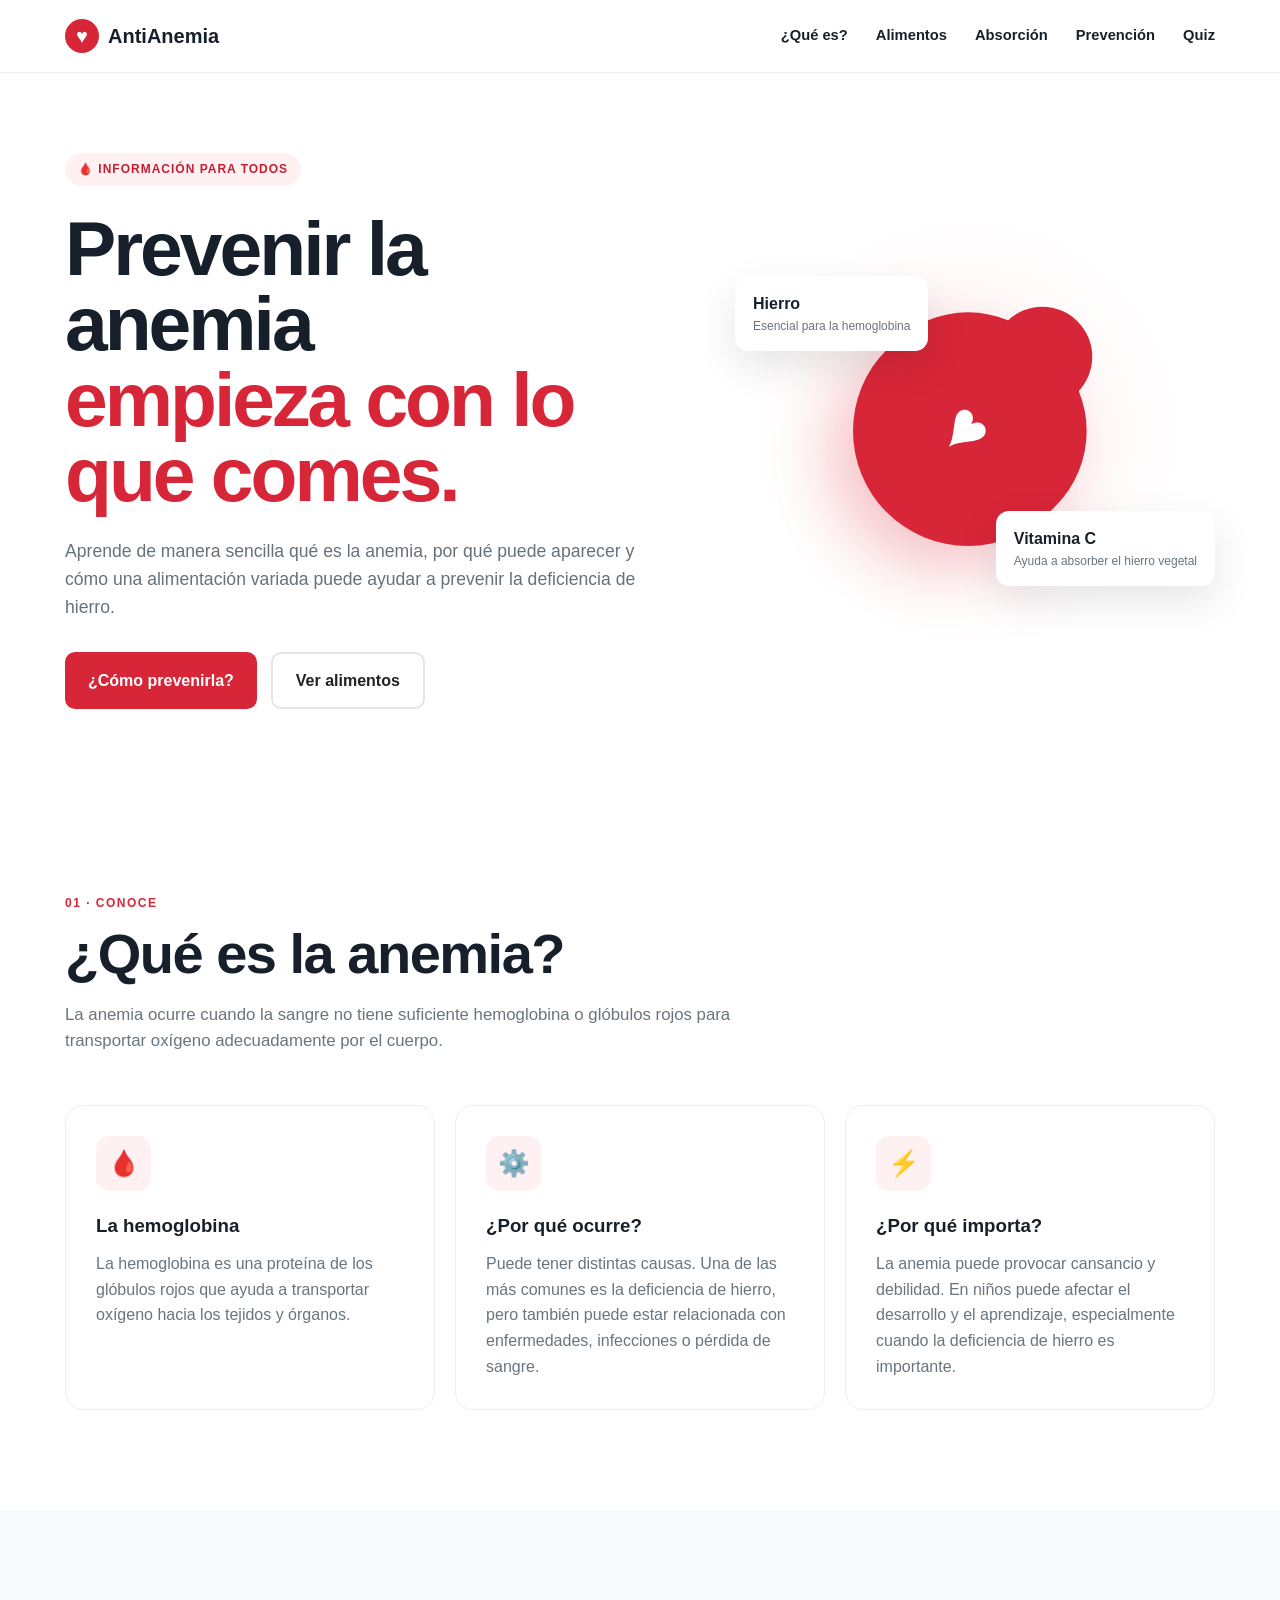
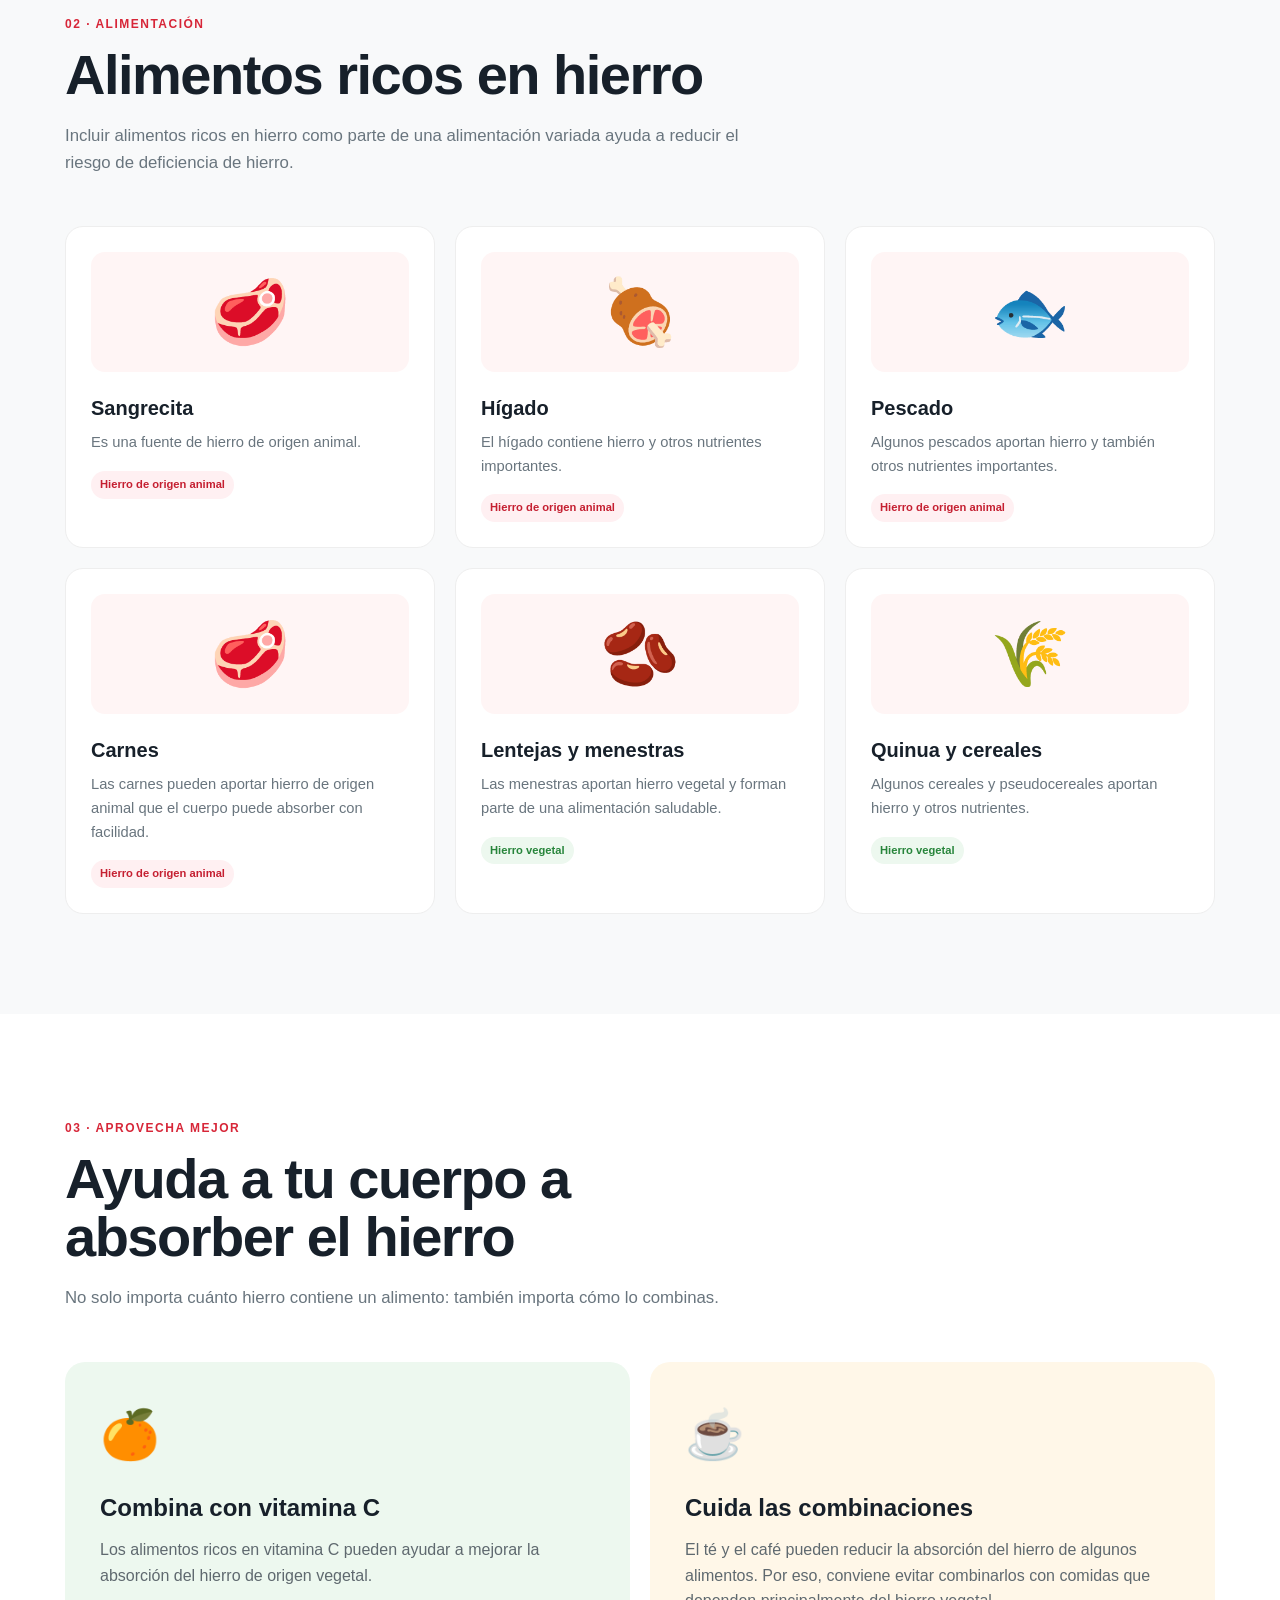
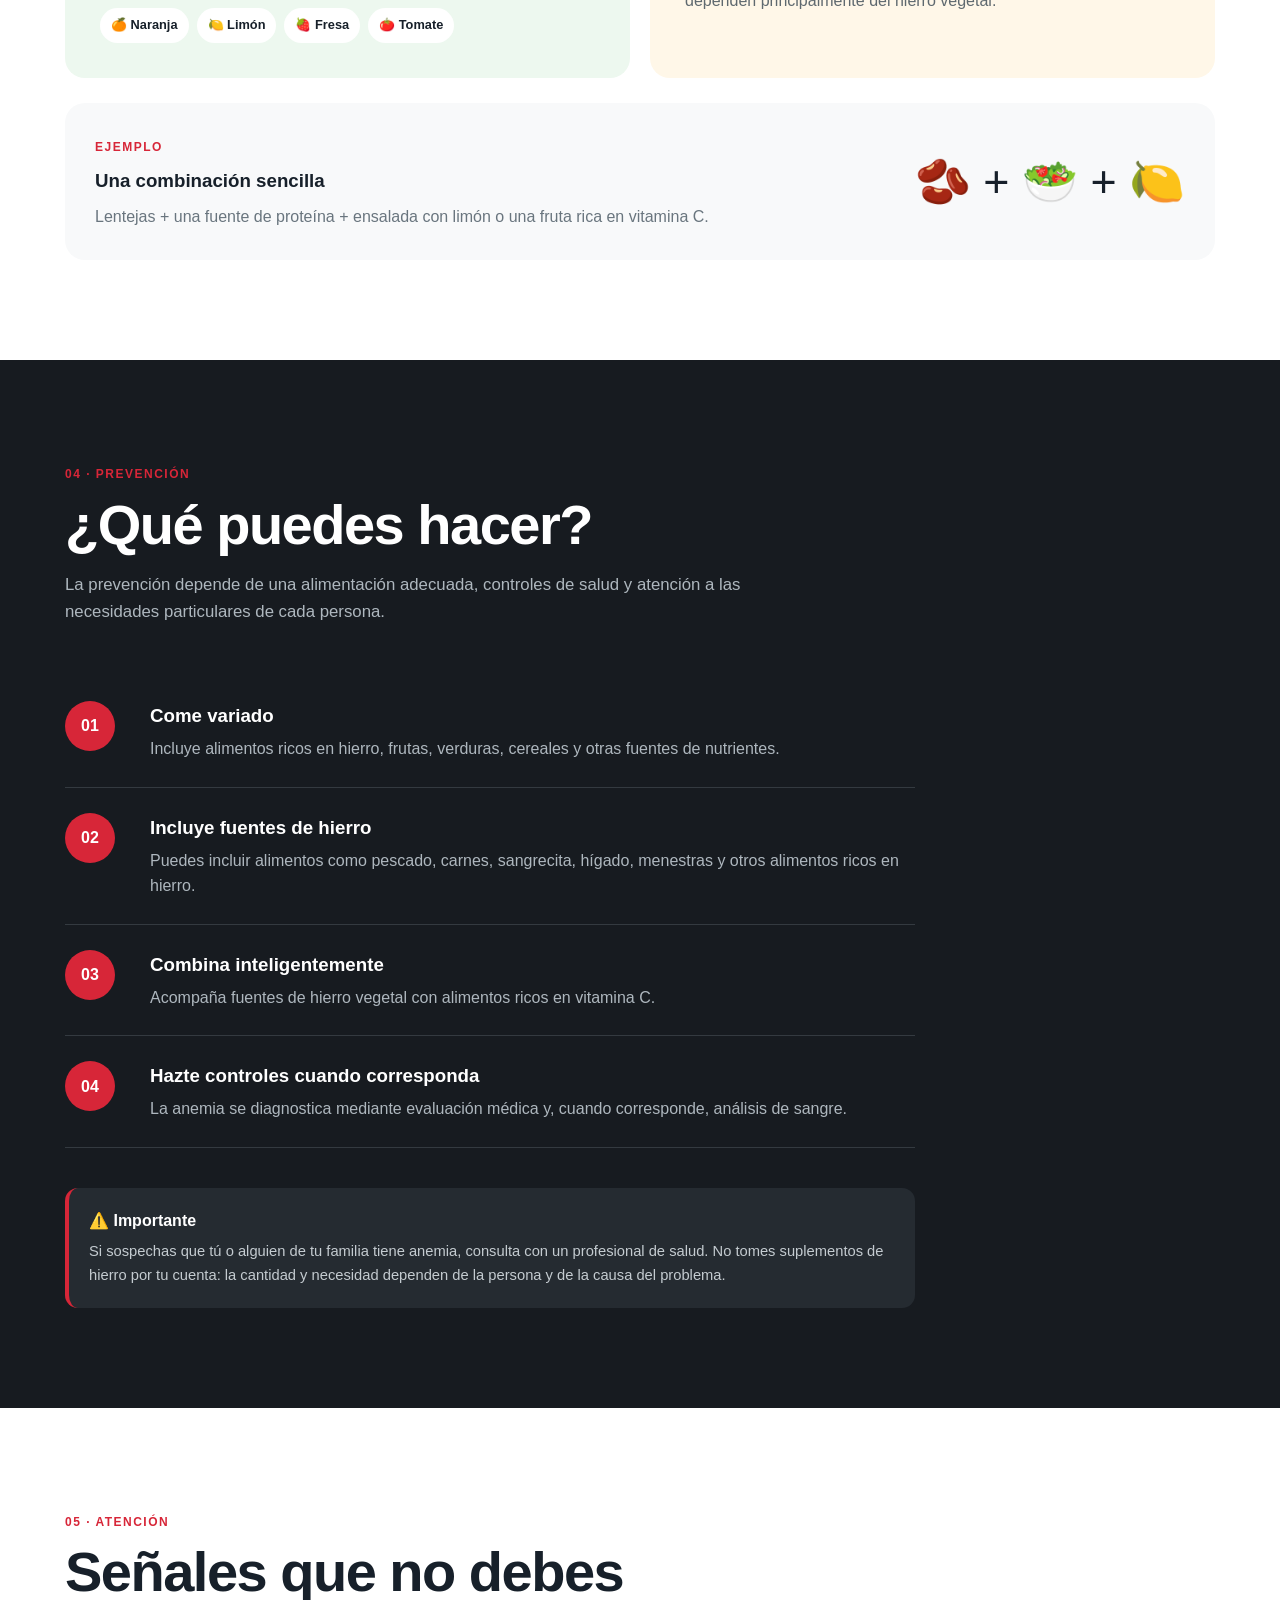
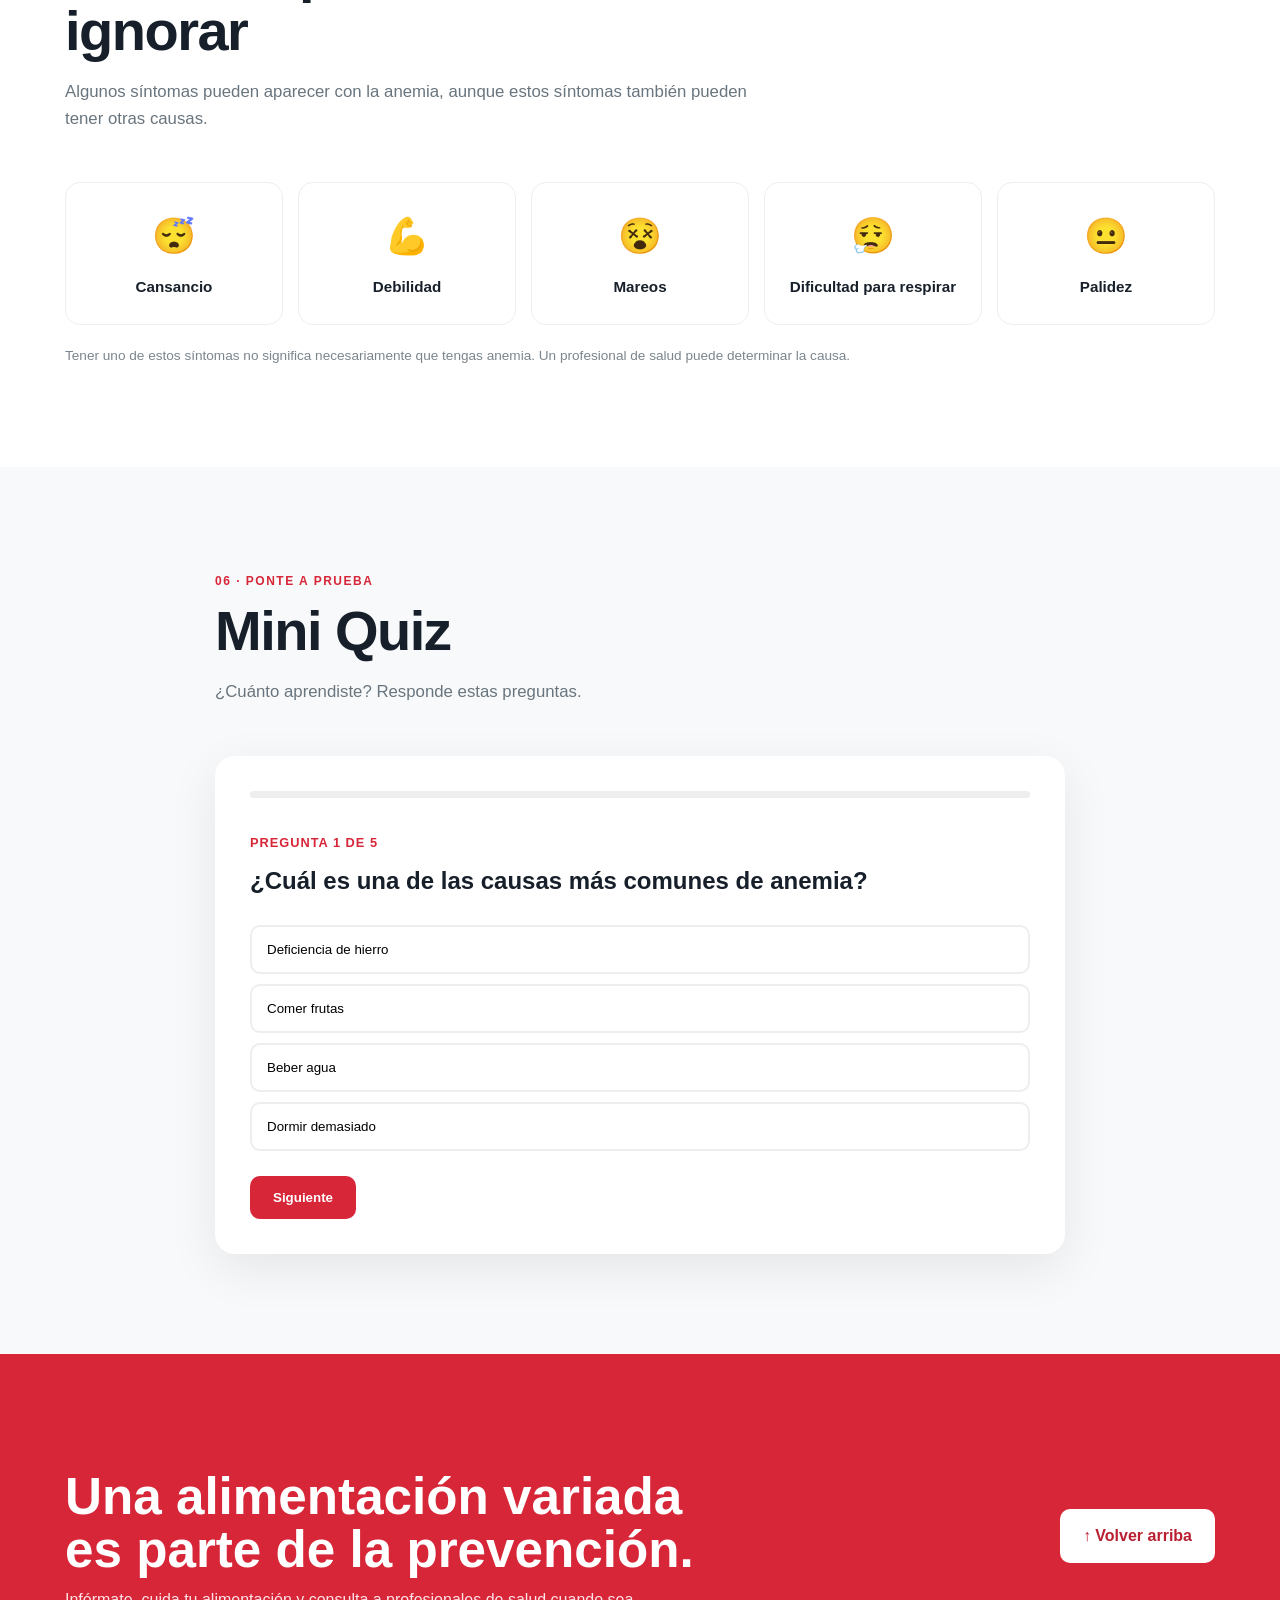
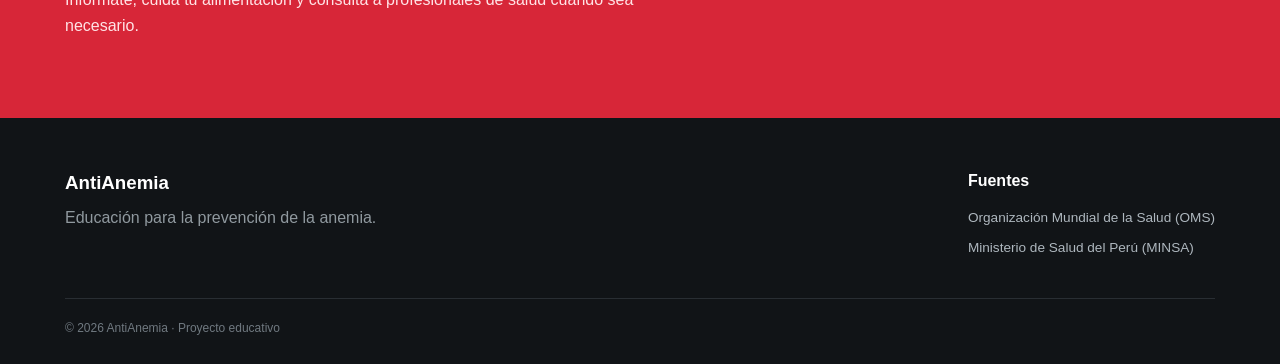
<file: index.html>
<!DOCTYPE html>
<html lang="es">
<head>
    <meta charset="UTF-8">
    <meta name="viewport" content="width=device-width, initial-scale=1.0">

    <title>Prevenir la Anemia | Guía de Salud</title>

    <meta
        name="description"
        content="Información sencilla sobre qué es la anemia y cómo ayudar a prevenirla mediante una alimentación saludable."
    >

    <link rel="stylesheet" href="style.css">
</head>

<body>

    <!-- ================= HEADER ================= -->

    <header class="header">

        <nav class="navbar">

            <a href="#inicio" class="logo">
                <span class="logo-icon">♥</span>
                AntiAnemia
            </a>

            <button class="menu-button" id="menuButton" aria-label="Abrir menú">
                ☰
            </button>

            <div class="nav-links" id="navLinks">
                <a href="#que-es">¿Qué es?</a>
                <a href="#alimentos">Alimentos</a>
                <a href="#absorcion">Absorción</a>
                <a href="#prevencion">Prevención</a>
                <a href="#quiz">Quiz</a>
            </div>

        </nav>

    </header>


    <!-- ================= HERO ================= -->

    <main>

        <section class="hero" id="inicio">

            <div class="hero-content">

                <div class="badge">
                    🩸 INFORMACIÓN PARA TODOS
                </div>

                <h1>
                    Prevenir la anemia
                    <span>empieza con lo que comes.</span>
                </h1>

                <p>
                    Aprende de manera sencilla qué es la anemia,
                    por qué puede aparecer y cómo una alimentación
                    variada puede ayudar a prevenir la deficiencia de hierro.
                </p>

                <div class="hero-buttons">

                    <a href="#prevencion" class="button primary">
                        ¿Cómo prevenirla?
                    </a>

                    <a href="#alimentos" class="button secondary">
                        Ver alimentos
                    </a>

                </div>

            </div>

            <div class="hero-illustration">

                <div class="blood-drop">
                    ♥
                </div>

                <div class="floating-card card-one">
                    <strong>Hierro</strong>
                    <small>Esencial para la hemoglobina</small>
                </div>

                <div class="floating-card card-two">
                    <strong>Vitamina C</strong>
                    <small>Ayuda a absorber el hierro vegetal</small>
                </div>

            </div>

        </section>


        <!-- ================= WHAT IS ANEMIA ================= -->

        <section class="section" id="que-es">

            <div class="section-heading">

                <span class="section-label">01 · CONOCE</span>

                <h2>¿Qué es la anemia?</h2>

                <p>
                    La anemia ocurre cuando la sangre no tiene suficiente
                    hemoglobina o glóbulos rojos para transportar oxígeno
                    adecuadamente por el cuerpo.
                </p>

            </div>


            <div class="info-grid">

                <article class="info-card">

                    <div class="icon">🩸</div>

                    <h3>La hemoglobina</h3>

                    <p>
                        La hemoglobina es una proteína de los glóbulos rojos
                        que ayuda a transportar oxígeno hacia los tejidos
                        y órganos.
                    </p>

                </article>


                <article class="info-card">

                    <div class="icon">⚙️</div>

                    <h3>¿Por qué ocurre?</h3>

                    <p>
                        Puede tener distintas causas. Una de las más comunes
                        es la deficiencia de hierro, pero también puede estar
                        relacionada con enfermedades, infecciones o pérdida
                        de sangre.
                    </p>

                </article>


                <article class="info-card">

                    <div class="icon">⚡</div>

                    <h3>¿Por qué importa?</h3>

                    <p>
                        La anemia puede provocar cansancio y debilidad.
                        En niños puede afectar el desarrollo y el aprendizaje,
                        especialmente cuando la deficiencia de hierro es importante.
                    </p>

                </article>

            </div>

        </section>


        <!-- ================= IRON FOODS ================= -->

        <section class="section section-light" id="alimentos">

            <div class="section-heading">

                <span class="section-label">02 · ALIMENTACIÓN</span>

                <h2>Alimentos ricos en hierro</h2>

                <p>
                    Incluir alimentos ricos en hierro como parte de una
                    alimentación variada ayuda a reducir el riesgo de
                    deficiencia de hierro.
                </p>

            </div>


            <div class="food-grid">

                <article class="food-card">

                    <div class="food-image">🥩</div>

                    <h3>Sangrecita</h3>

                    <p>
                        Es una fuente de hierro de origen animal.
                    </p>

                    <span class="tag animal">
                        Hierro de origen animal
                    </span>

                </article>


                <article class="food-card">

                    <div class="food-image">🍖</div>

                    <h3>Hígado</h3>

                    <p>
                        El hígado contiene hierro y otros nutrientes importantes.
                    </p>

                    <span class="tag animal">
                        Hierro de origen animal
                    </span>

                </article>


                <article class="food-card">

                    <div class="food-image">🐟</div>

                    <h3>Pescado</h3>

                    <p>
                        Algunos pescados aportan hierro y también otros
                        nutrientes importantes.
                    </p>

                    <span class="tag animal">
                        Hierro de origen animal
                    </span>

                </article>


                <article class="food-card">

                    <div class="food-image">🥩</div>

                    <h3>Carnes</h3>

                    <p>
                        Las carnes pueden aportar hierro de origen animal
                        que el cuerpo puede absorber con facilidad.
                    </p>

                    <span class="tag animal">
                        Hierro de origen animal
                    </span>

                </article>


                <article class="food-card">

                    <div class="food-image">🫘</div>

                    <h3>Lentejas y menestras</h3>

                    <p>
                        Las menestras aportan hierro vegetal y forman parte
                        de una alimentación saludable.
                    </p>

                    <span class="tag plant">
                        Hierro vegetal
                    </span>

                </article>


                <article class="food-card">

                    <div class="food-image">🌾</div>

                    <h3>Quinua y cereales</h3>

                    <p>
                        Algunos cereales y pseudocereales aportan hierro
                        y otros nutrientes.
                    </p>

                    <span class="tag plant">
                        Hierro vegetal
                    </span>

                </article>

            </div>

        </section>


        <!-- ================= ABSORPTION ================= -->

        <section class="section" id="absorcion">

            <div class="section-heading">

                <span class="section-label">03 · APROVECHA MEJOR</span>

                <h2>Ayuda a tu cuerpo a absorber el hierro</h2>

                <p>
                    No solo importa cuánto hierro contiene un alimento:
                    también importa cómo lo combinas.
                </p>

            </div>


            <div class="absorption-container">

                <div class="absorption-box positive">

                    <div class="big-icon">🍊</div>

                    <h3>Combina con vitamina C</h3>

                    <p>
                        Los alimentos ricos en vitamina C pueden ayudar a
                        mejorar la absorción del hierro de origen vegetal.
                    </p>

                    <div class="examples">

                        <span>🍊 Naranja</span>
                        <span>🍋 Limón</span>
                        <span>🍓 Fresa</span>
                        <span>🍅 Tomate</span>

                    </div>

                </div>


                <div class="absorption-box warning">

                    <div class="big-icon">☕</div>

                    <h3>Cuida las combinaciones</h3>

                    <p>
                        El té y el café pueden reducir la absorción del hierro
                        de algunos alimentos. Por eso, conviene evitar
                        combinarlos con comidas que dependen principalmente
                        del hierro vegetal.
                    </p>

                </div>

            </div>


            <div class="meal-example">

                <div class="meal-text">

                    <span class="section-label">EJEMPLO</span>

                    <h3>Una combinación sencilla</h3>

                    <p>
                        Lentejas + una fuente de proteína + ensalada con limón
                        o una fruta rica en vitamina C.
                    </p>

                </div>

                <div class="meal-visual">
                    🫘 + 🥗 + 🍋
                </div>

            </div>

        </section>


        <!-- ================= PREVENTION ================= -->

        <section class="section section-dark" id="prevencion">

            <div class="section-heading light">

                <span class="section-label">04 · PREVENCIÓN</span>

                <h2>¿Qué puedes hacer?</h2>

                <p>
                    La prevención depende de una alimentación adecuada,
                    controles de salud y atención a las necesidades
                    particulares de cada persona.
                </p>

            </div>


            <div class="steps">

                <div class="step">

                    <div class="step-number">01</div>

                    <div>
                        <h3>Come variado</h3>

                        <p>
                            Incluye alimentos ricos en hierro, frutas,
                            verduras, cereales y otras fuentes de nutrientes.
                        </p>
                    </div>

                </div>


                <div class="step">

                    <div class="step-number">02</div>

                    <div>
                        <h3>Incluye fuentes de hierro</h3>

                        <p>
                            Puedes incluir alimentos como pescado, carnes,
                            sangrecita, hígado, menestras y otros alimentos
                            ricos en hierro.
                        </p>
                    </div>

                </div>


                <div class="step">

                    <div class="step-number">03</div>

                    <div>
                        <h3>Combina inteligentemente</h3>

                        <p>
                            Acompaña fuentes de hierro vegetal con alimentos
                            ricos en vitamina C.
                        </p>
                    </div>

                </div>


                <div class="step">

                    <div class="step-number">04</div>

                    <div>
                        <h3>Hazte controles cuando corresponda</h3>

                        <p>
                            La anemia se diagnostica mediante evaluación
                            médica y, cuando corresponde, análisis de sangre.
                        </p>
                    </div>

                </div>

            </div>


            <div class="health-warning">

                <strong>⚠️ Importante</strong>

                <p>
                    Si sospechas que tú o alguien de tu familia tiene anemia,
                    consulta con un profesional de salud. No tomes suplementos
                    de hierro por tu cuenta: la cantidad y necesidad dependen
                    de la persona y de la causa del problema.
                </p>

            </div>

        </section>


        <!-- ================= WARNING SIGNS ================= -->

        <section class="section">

            <div class="section-heading">

                <span class="section-label">05 · ATENCIÓN</span>

                <h2>Señales que no debes ignorar</h2>

                <p>
                    Algunos síntomas pueden aparecer con la anemia, aunque
                    estos síntomas también pueden tener otras causas.
                </p>

            </div>


            <div class="symptoms">

                <div class="symptom">
                    <span>😴</span>
                    <h3>Cansancio</h3>
                </div>

                <div class="symptom">
                    <span>💪</span>
                    <h3>Debilidad</h3>
                </div>

                <div class="symptom">
                    <span>😵</span>
                    <h3>Mareos</h3>
                </div>

                <div class="symptom">
                    <span>😮‍💨</span>
                    <h3>Dificultad para respirar</h3>
                </div>

                <div class="symptom">
                    <span>😐</span>
                    <h3>Palidez</h3>
                </div>

            </div>

            <p class="small-note">
                Tener uno de estos síntomas no significa necesariamente
                que tengas anemia. Un profesional de salud puede determinar
                la causa.
            </p>

        </section>


        <!-- ================= QUIZ ================= -->

        <section class="section quiz-section" id="quiz">

            <div class="section-heading">

                <span class="section-label">06 · PONTE A PRUEBA</span>

                <h2>Mini Quiz</h2>

                <p>
                    ¿Cuánto aprendiste? Responde estas preguntas.
                </p>

            </div>


            <div class="quiz-card">

                <div class="quiz-progress">
                    <div id="progressBar"></div>
                </div>

                <div id="quizContent"></div>

                <button class="button primary quiz-button" id="nextButton">
                    Siguiente
                </button>

                <div id="quizResult" class="quiz-result"></div>

            </div>

        </section>


        <!-- ================= FINAL CTA ================= -->

        <section class="final-section">

            <div>

                <span class="section-label">RECUERDA</span>

                <h2>
                    Una alimentación variada
                    es parte de la prevención.
                </h2>

                <p>
                    Infórmate, cuida tu alimentación y consulta a profesionales
                    de salud cuando sea necesario.
                </p>

            </div>

            <a href="#inicio" class="button light-button">
                ↑ Volver arriba
            </a>

        </section>

    </main>


    <!-- ================= FOOTER ================= -->

    <footer class="footer">

        <div class="footer-content">

            <div>

                <h3>AntiAnemia</h3>

                <p>
                    Educación para la prevención de la anemia.
                </p>

            </div>


            <div class="sources">

                <h4>Fuentes</h4>

                <a
                    href="https://www.who.int/health-topics/anaemia"
                    target="_blank"
                    rel="noopener"
                >
                    Organización Mundial de la Salud (OMS)
                </a>

                <a
                    href="https://www.gob.pe/minsa"
                    target="_blank"
                    rel="noopener"
                >
                    Ministerio de Salud del Perú (MINSA)
                </a>

            </div>

        </div>


        <div class="copyright">
            © 2026 AntiAnemia · Proyecto educativo
        </div>

    </footer>


    <script src="quiz.js"></script>

</body>
</html>
</file>
<file: style.css>
/* =========================================
   GENERAL
========================================= */

* {
    margin: 0;
    padding: 0;
    box-sizing: border-box;
}

html {
    scroll-behavior: smooth;
}

body {
    font-family: Arial, Helvetica, sans-serif;
    background: #ffffff;
    color: #17202a;
    line-height: 1.6;
}

a {
    text-decoration: none;
    color: inherit;
}

button {
    font-family: inherit;
}


/* =========================================
   HEADER
========================================= */

.header {
    position: sticky;
    top: 0;
    z-index: 1000;
    background: rgba(255, 255, 255, 0.95);
    backdrop-filter: blur(12px);
    border-bottom: 1px solid #eeeeee;
}

.navbar {
    max-width: 1200px;
    margin: auto;
    height: 72px;

    padding: 0 25px;

    display: flex;
    align-items: center;
    justify-content: space-between;
}

.logo {
    font-size: 1.25rem;
    font-weight: 800;

    display: flex;
    align-items: center;
    gap: 9px;
}

.logo-icon {
    width: 34px;
    height: 34px;

    display: flex;
    align-items: center;
    justify-content: center;

    border-radius: 50%;

    background: #d72638;
    color: white;
}

.nav-links {
    display: flex;
    gap: 28px;

    font-size: 0.92rem;
    font-weight: 600;
}

.nav-links a {
    transition: 0.2s;
}

.nav-links a:hover {
    color: #d72638;
}

.menu-button {
    display: none;

    border: none;
    background: none;

    font-size: 1.7rem;
    cursor: pointer;
}


/* =========================================
   HERO
========================================= */

.hero {
    min-height: 650px;

    max-width: 1200px;
    margin: auto;

    padding: 80px 25px;

    display: grid;
    grid-template-columns: 1.1fr 0.9fr;

    align-items: center;
    gap: 50px;
}

.badge {
    display: inline-block;

    padding: 7px 13px;

    background: #fff0f2;
    color: #c51f31;

    border-radius: 100px;

    font-size: 0.75rem;
    font-weight: 800;

    letter-spacing: 1px;
}

.hero h1 {
    font-size: clamp(3rem, 6vw, 5.3rem);

    line-height: 0.98;

    margin: 25px 0;
    letter-spacing: -3px;
}

.hero h1 span {
    display: block;
    color: #d72638;
}

.hero p {
    max-width: 620px;

    font-size: 1.1rem;
    color: #65717b;

    margin-bottom: 30px;
}

.hero-buttons {
    display: flex;
    gap: 14px;
    flex-wrap: wrap;
}

.button {
    display: inline-flex;

    align-items: center;
    justify-content: center;

    padding: 14px 23px;

    border-radius: 10px;

    font-weight: 700;

    border: none;

    cursor: pointer;

    transition: 0.2s;
}

.button:hover {
    transform: translateY(-2px);
}

.primary {
    background: #d72638;
    color: white;
}

.primary:hover {
    background: #b91f30;
}

.secondary {
    border: 2px solid #e5e5e5;
    color: #222;
}

.secondary:hover {
    border-color: #d72638;
}


/* =========================================
   HERO ILLUSTRATION
========================================= */

.hero-illustration {
    min-height: 450px;

    position: relative;

    display: flex;
    align-items: center;
    justify-content: center;

    background:
        radial-gradient(circle at center, #fff1f3 0%, #fff 65%);
}

.blood-drop {
    width: 230px;
    height: 230px;

    background: #d72638;

    border-radius: 60% 60% 65% 65%;

    transform: rotate(45deg);

    display: flex;
    align-items: center;
    justify-content: center;

    color: white;

    font-size: 70px;

    box-shadow:
        0 30px 60px rgba(215, 38, 56, 0.25);
}

.blood-drop::before {
    content: "";

    position: absolute;

    width: 100px;
    height: 100px;

    background: #d72638;

    border-radius: 50%;

    top: -40px;
    left: 65px;
}

.blood-drop {
    text-indent: -5px;
}

.floating-card {
    position: absolute;

    background: white;

    padding: 15px 18px;

    border-radius: 13px;

    box-shadow: 0 15px 40px rgba(0, 0, 0, 0.1);

    display: flex;
    flex-direction: column;

    font-size: 0.9rem;
}

.floating-card strong {
    font-size: 1rem;
}

.floating-card small {
    color: #69757e;
}

.card-one {
    top: 70px;
    left: 15px;
}

.card-two {
    bottom: 70px;
    right: 0;
}


/* =========================================
   SECTIONS
========================================= */

.section {
    max-width: 1200px;

    margin: auto;

    padding: 100px 25px;
}

.section-light {
    max-width: none;
    background: #f8f9fa;

    padding-left: max(25px, calc((100% - 1150px) / 2));
    padding-right: max(25px, calc((100% - 1150px) / 2));
}

.section-heading {
    max-width: 700px;

    margin-bottom: 50px;
}

.section-heading h2 {
    font-size: clamp(2.2rem, 5vw, 3.5rem);

    line-height: 1.05;

    margin: 10px 0 18px;

    letter-spacing: -1.5px;
}

.section-heading p {
    color: #69757e;
    font-size: 1.05rem;
}

.section-label {
    font-size: 0.75rem;

    color: #d72638;

    font-weight: 800;

    letter-spacing: 1.5px;
}


/* =========================================
   INFO CARDS
========================================= */

.info-grid {
    display: grid;

    grid-template-columns: repeat(3, 1fr);

    gap: 20px;
}

.info-card {
    padding: 30px;

    border: 1px solid #eeeeee;

    border-radius: 18px;

    background: white;

    transition: 0.25s;
}

.info-card:hover {
    transform: translateY(-5px);

    box-shadow: 0 15px 40px rgba(0, 0, 0, 0.07);
}

.icon {
    width: 55px;
    height: 55px;

    display: flex;
    align-items: center;
    justify-content: center;

    background: #fff0f2;

    border-radius: 14px;

    font-size: 1.6rem;

    margin-bottom: 20px;
}

.info-card h3 {
    margin-bottom: 10px;
}

.info-card p {
    color: #69757e;
}


/* =========================================
   FOOD CARDS
========================================= */

.food-grid {
    display: grid;

    grid-template-columns: repeat(3, 1fr);

    gap: 20px;
}

.food-card {
    background: white;

    border-radius: 18px;

    padding: 25px;

    border: 1px solid #eeeeee;

    transition: 0.25s;
}

.food-card:hover {
    transform: translateY(-5px);

    box-shadow: 0 15px 40px rgba(0, 0, 0, 0.07);
}

.food-image {
    height: 120px;

    background: #fff5f5;

    border-radius: 14px;

    display: flex;
    align-items: center;
    justify-content: center;

    font-size: 4rem;

    margin-bottom: 20px;
}

.food-card h3 {
    font-size: 1.25rem;

    margin-bottom: 7px;
}

.food-card p {
    color: #69757e;

    font-size: 0.92rem;

    margin-bottom: 15px;
}

.tag {
    display: inline-block;

    padding: 5px 9px;

    border-radius: 50px;

    font-size: 0.7rem;

    font-weight: 700;
}

.animal {
    background: #fff0f2;
    color: #c51f31;
}

.plant {
    background: #edf8ef;
    color: #27853b;
}


/* =========================================
   ABSORPTION
========================================= */

.absorption-container {
    display: grid;

    grid-template-columns: 1fr 1fr;

    gap: 20px;
}

.absorption-box {
    padding: 35px;

    border-radius: 20px;
}

.absorption-box.positive {
    background: #edf8ef;
}

.absorption-box.warning {
    background: #fff7e8;
}

.big-icon {
    font-size: 3rem;

    margin-bottom: 15px;
}

.absorption-box h3 {
    font-size: 1.5rem;

    margin-bottom: 10px;
}

.absorption-box p {
    color: #5f696f;
}

.examples {
    display: flex;

    flex-wrap: wrap;

    gap: 8px;

    margin-top: 20px;
}

.examples span {
    padding: 7px 11px;

    background: white;

    border-radius: 50px;

    font-size: 0.8rem;

    font-weight: 600;
}

.meal-example {
    margin-top: 25px;

    padding: 30px;

    border-radius: 20px;

    background: #f8f9fa;

    display: flex;

    align-items: center;
    justify-content: space-between;

    gap: 20px;
}

.meal-example h3 {
    margin: 8px 0;
}

.meal-text p {
    color: #69757e;
}

.meal-visual {
    font-size: 2.8rem;

    white-space: nowrap;
}


/* =========================================
   DARK SECTION
========================================= */

.section-dark {
    max-width: none;

    background: #171b20;

    color: white;

    padding-left: max(25px, calc((100% - 1150px) / 2));
    padding-right: max(25px, calc((100% - 1150px) / 2));
}

.light p {
    color: #aeb7be;
}

.steps {
    max-width: 850px;
}

.step {
    display: grid;

    grid-template-columns: 65px 1fr;

    gap: 20px;

    padding: 25px 0;

    border-bottom: 1px solid #343a40;
}

.step-number {
    width: 50px;
    height: 50px;

    display: flex;
    align-items: center;
    justify-content: center;

    border-radius: 50%;

    background: #d72638;

    font-weight: 800;
}

.step h3 {
    margin-bottom: 5px;
}

.step p {
    color: #aeb7be;
}

.health-warning {
    max-width: 850px;

    margin-top: 40px;

    padding: 20px;

    border-radius: 13px;

    background: #252b31;

    border-left: 4px solid #d72638;
}

.health-warning strong {
    display: block;

    margin-bottom: 7px;
}

.health-warning p {
    color: #c4cbd0;

    font-size: 0.92rem;
}


/* =========================================
   SYMPTOMS
========================================= */

.symptoms {
    display: grid;

    grid-template-columns: repeat(5, 1fr);

    gap: 15px;
}

.symptom {
    text-align: center;

    padding: 25px 15px;

    border: 1px solid #eeeeee;

    border-radius: 15px;
}

.symptom span {
    display: block;

    font-size: 2.2rem;

    margin-bottom: 10px;
}

.symptom h3 {
    font-size: 0.95rem;
}

.small-note {
    margin-top: 20px;

    color: #7b858c;

    font-size: 0.85rem;
}


/* =========================================
   QUIZ
========================================= */

.quiz-section {
    background: #f8f9fa;

    max-width: none;

    padding-left: max(25px, calc((100% - 850px) / 2));
    padding-right: max(25px, calc((100% - 850px) / 2));
}

.quiz-card {
    background: white;

    padding: 35px;

    border-radius: 20px;

    box-shadow: 0 15px 50px rgba(0, 0, 0, 0.08);
}

.quiz-progress {
    height: 7px;

    background: #eeeeee;

    border-radius: 10px;

    margin-bottom: 35px;

    overflow: hidden;
}

#progressBar {
    height: 100%;

    width: 0%;

    background: #d72638;

    transition: 0.3s;
}

.question-number {
    color: #d72638;

    font-weight: 800;

    font-size: 0.8rem;

    letter-spacing: 1px;
}

.quiz-question {
    font-size: 1.5rem;

    margin: 8px 0 25px;
}

.answers {
    display: grid;

    gap: 10px;
}

.answer {
    width: 100%;

    padding: 15px;

    text-align: left;

    background: white;

    border: 2px solid #eeeeee;

    border-radius: 10px;

    cursor: pointer;

    transition: 0.2s;
}

.answer:hover {
    border-color: #d72638;
}

.answer.selected {
    border-color: #d72638;

    background: #fff1f3;
}

.quiz-button {
    margin-top: 25px;
}

.quiz-result {
    display: none;

    text-align: center;

    padding: 25px;

    margin-top: 20px;

    background: #edf8ef;

    border-radius: 12px;
}

.quiz-result h3 {
    margin-bottom: 5px;
}


/* =========================================
   FINAL SECTION
========================================= */

.final-section {
    padding: 80px 25px;

    background: #d72638;

    color: white;

    display: flex;

    justify-content: space-between;
    align-items: center;

    gap: 40px;

    padding-left: max(25px, calc((100% - 1150px) / 2));
    padding-right: max(25px, calc((100% - 1150px) / 2));
}

.final-section h2 {
    max-width: 650px;

    font-size: clamp(2rem, 4vw, 3.2rem);

    line-height: 1.05;

    margin: 10px 0;
}

.final-section p {
    max-width: 600px;

    color: #ffe3e6;
}

.light-button {
    background: white;

    color: #b91f30;

    white-space: nowrap;
}


/* =========================================
   FOOTER
========================================= */

.footer {
    background: #111417;

    color: white;

    padding: 50px 25px 25px;
}

.footer-content {
    max-width: 1150px;

    margin: auto;

    display: flex;

    justify-content: space-between;

    gap: 40px;
}

.footer p {
    color: #90999f;

    margin-top: 7px;
}

.sources {
    display: flex;

    flex-direction: column;

    gap: 8px;
}

.sources h4 {
    margin-bottom: 5px;
}

.sources a {
    color: #aeb7be;

    font-size: 0.85rem;
}

.sources a:hover {
    color: white;
}

.copyright {
    max-width: 1150px;

    margin: 40px auto 0;

    padding-top: 20px;

    border-top: 1px solid #292e33;

    color: #707980;

    font-size: 0.75rem;
}


/* =========================================
   RESPONSIVE
========================================= */

@media (max-width: 850px) {

    .nav-links {
        position: absolute;

        top: 72px;
        left: 0;
        right: 0;

        display: none;

        flex-direction: column;

        background: white;

        padding: 20px 25px;

        border-bottom: 1px solid #eeeeee;
    }

    .nav-links.active {
        display: flex;
    }

    .menu-button {
        display: block;
    }

    .hero {
        grid-template-columns: 1fr;

        text-align: center;

        padding-top: 60px;
    }

    .hero p {
        margin-left: auto;
        margin-right: auto;
    }

    .hero-buttons {
        justify-content: center;
    }

    .hero-illustration {
        min-height: 350px;
    }

    .info-grid,
    .food-grid {
        grid-template-columns: 1fr 1fr;
    }

    .symptoms {
        grid-template-columns: 1fr 1fr;
    }

    .final-section {
        flex-direction: column;

        align-items: flex-start;
    }

}


@media (max-width: 600px) {

    .navbar {
        padding: 0 18px;
    }

    .section {
        padding-top: 70px;
        padding-bottom: 70px;
    }

    .hero {
        padding-left: 18px;
        padding-right: 18px;
    }

    .hero h1 {
        letter-spacing: -2px;
    }

    .hero-illustration {
        min-height: 300px;
    }

    .blood-drop {
        width: 160px;
        height: 160px;

        font-size: 45px;
    }

    .blood-drop::before {
        width: 70px;
        height: 70px;

        top: -28px;
        left: 45px;
    }

    .floating-card {
        padding: 10px 12px;

        max-width: 150px;

        font-size: 0.75rem;
    }

    .card-one {
        left: 0;
        top: 30px;
    }

    .card-two {
        right: 0;
        bottom: 30px;
    }

    .info-grid,
    .food-grid,
    .absorption-container {
        grid-template-columns: 1fr;
    }

    .symptoms {
        grid-template-columns: 1fr 1fr;
    }

    .meal-example {
        flex-direction: column;

        align-items: flex-start;
    }

    .quiz-card {
        padding: 22px;
    }

    .footer-content {
        flex-direction: column;
    }

}
</file>
